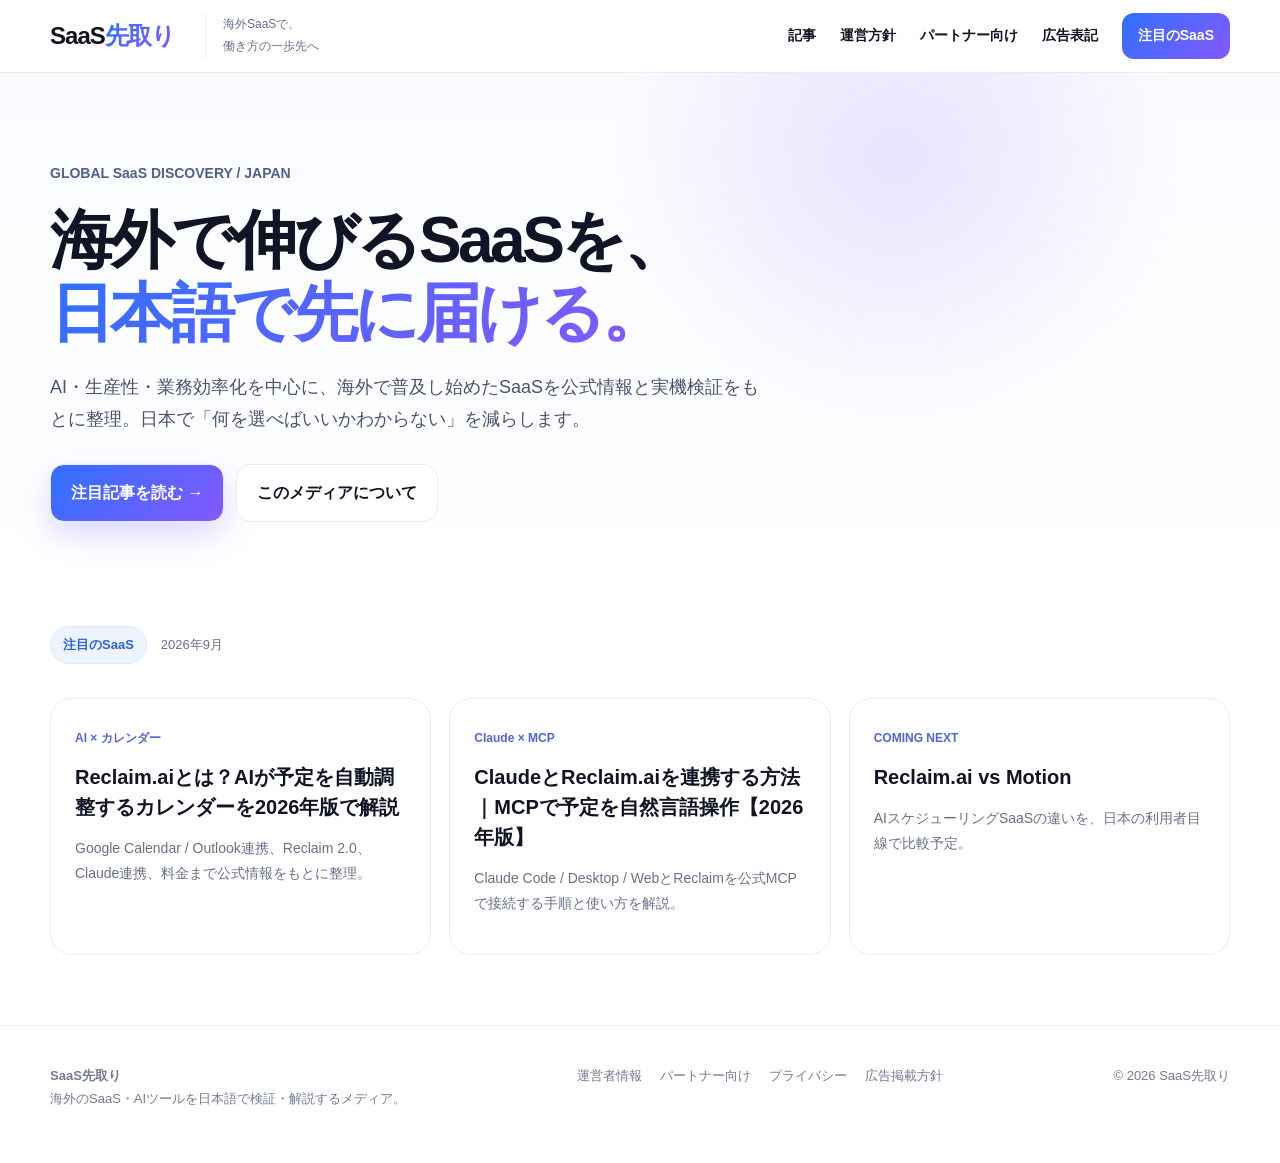
<file: index.html>
<!doctype html><html lang="ja"><head><meta charset="utf-8"><meta name="viewport" content="width=device-width,initial-scale=1"><title>SaaS先取り｜海外SaaSを日本語でわかりやすく</title><meta name="description" content="海外で伸びているSaaS・AIツールを、日本語でわかりやすく検証・紹介するメディア。"><link rel="stylesheet" href="assets/style.css"><link rel="icon" href="assets/favicon.svg" type="image/svg+xml"><link rel="canonical" href="https://rkymgs310-cmyk.github.io/saas-sakidori"><meta property="og:type" content="website"><meta property="og:title" content="SaaS先取り｜海外SaaSを日本語でわかりやすく"><meta property="og:url" content="https://rkymgs310-cmyk.github.io/saas-sakidori"><meta name="twitter:card" content="summary"></head><body><header><div class="container nav"><a class="logo" href="index.html">SaaS<span>先取り</span></a><div class="tagline">海外SaaSで、<br>働き方の一歩先へ</div><nav class="links"><a href="index.html">記事</a><a href="about/">運営方針</a><a href="partners/">パートナー向け</a><a href="disclosure/">広告表記</a><a class="header-cta" href="reclaim-ai/">注目のSaaS</a></nav></div></header><main><section class="home-hero"><div class="container"><div class="kicker">GLOBAL SaaS DISCOVERY / JAPAN</div><h1>海外で伸びるSaaSを、<br><span style="background:linear-gradient(135deg,#2f70ff,#8558ff);-webkit-background-clip:text;color:transparent">日本語で先に届ける。</span></h1><p class="lead">AI・生産性・業務効率化を中心に、海外で普及し始めたSaaSを公式情報と実機検証をもとに整理。日本で「何を選べばいいかわからない」を減らします。</p><div class="actions"><a class="btn primary" href="./reclaim-ai/">注目記事を読む →</a><a class="btn" href="./about/">このメディアについて</a></div></div></section><section class="container"><div class="eyebrow"><span class="pill">注目のSaaS</span><span>2026年9月</span></div><div class="cards"><a class="article-card" href="./reclaim-ai/"><span class="label">AI × カレンダー</span><strong>Reclaim.aiとは？AIが予定を自動調整するカレンダーを2026年版で解説</strong><p>Google Calendar / Outlook連携、Reclaim 2.0、Claude連携、料金まで公式情報をもとに整理。</p></a><a class="article-card" href="./claude-reclaim/"><span class="label">Claude × MCP</span><strong>ClaudeとReclaim.aiを連携する方法｜MCPで予定を自然言語操作【2026年版】</strong><p>Claude Code / Desktop / WebとReclaimを公式MCPで接続する手順と使い方を解説。</p></a><div class="article-card"><span class="label">COMING NEXT</span><strong>Reclaim.ai vs Motion</strong><p>AIスケジューリングSaaSの違いを、日本の利用者目線で比較予定。</p></div></div></section></main><footer><div class="container footer-grid"><div><b>SaaS先取り</b><br>海外のSaaS・AIツールを日本語で検証・解説するメディア。</div><div class="footer-links"><a href="about/">運営者情報</a><a href="partners/">パートナー向け</a><a href="privacy/">プライバシー</a><a href="disclosure/">広告掲載方針</a></div><div>© 2026 SaaS先取り</div></div></footer></body></html>
</file>
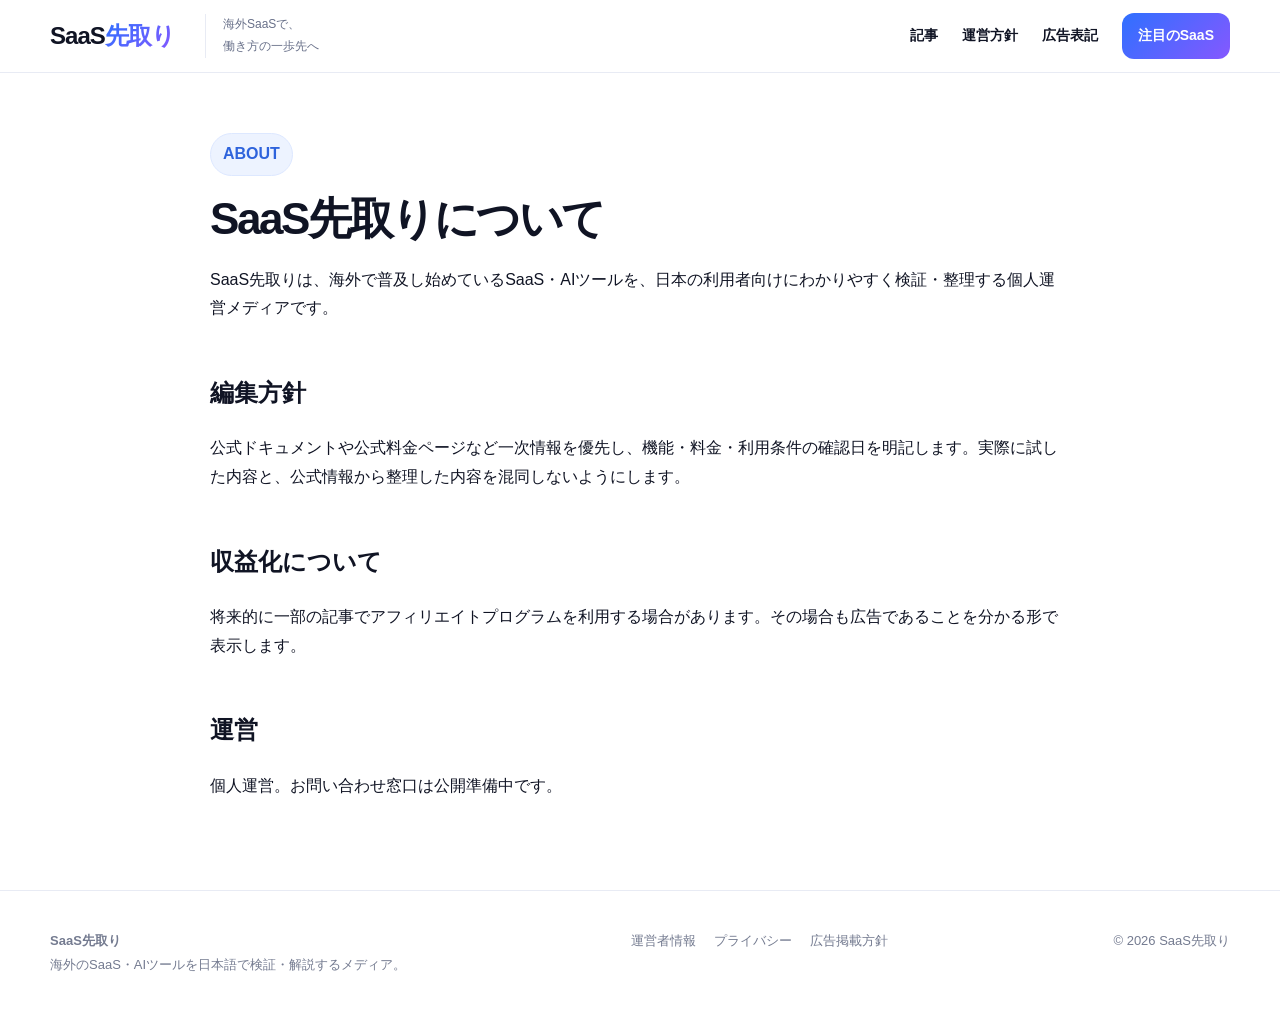
<file: about/index.html>
<!doctype html><html lang="ja"><head><meta charset="utf-8"><meta name="viewport" content="width=device-width,initial-scale=1"><title>運営者情報｜SaaS先取り</title><meta name="description" content="SaaS先取りの運営・編集方針。"><link rel="stylesheet" href="../assets/style.css"><link rel="icon" href="../assets/favicon.svg" type="image/svg+xml"><link rel="canonical" href="https://rkymgs310-cmyk.github.io/saas-sakidori/about/"><meta property="og:type" content="website"><meta property="og:title" content="運営者情報｜SaaS先取り"><meta property="og:url" content="https://rkymgs310-cmyk.github.io/saas-sakidori/about/"><meta name="twitter:card" content="summary"></head><body><header><div class="container nav"><a class="logo" href="../index.html">SaaS<span>先取り</span></a><div class="tagline">海外SaaSで、<br>働き方の一歩先へ</div><nav class="links"><a href="../index.html">記事</a><a href="../about/">運営方針</a><a href="../disclosure/">広告表記</a><a class="header-cta" href="../reclaim-ai/">注目のSaaS</a></nav></div></header><main class="page"><span class="pill">ABOUT</span><h1>SaaS先取りについて</h1><p>SaaS先取りは、海外で普及し始めているSaaS・AIツールを、日本の利用者向けにわかりやすく検証・整理する個人運営メディアです。</p><h2>編集方針</h2><p>公式ドキュメントや公式料金ページなど一次情報を優先し、機能・料金・利用条件の確認日を明記します。実際に試した内容と、公式情報から整理した内容を混同しないようにします。</p><h2>収益化について</h2><p>将来的に一部の記事でアフィリエイトプログラムを利用する場合があります。その場合も広告であることを分かる形で表示します。</p><h2>運営</h2><p>個人運営。お問い合わせ窓口は公開準備中です。</p></main><footer><div class="container footer-grid"><div><b>SaaS先取り</b><br>海外のSaaS・AIツールを日本語で検証・解説するメディア。</div><div class="footer-links"><a href="../about/">運営者情報</a><a href="../privacy/">プライバシー</a><a href="../disclosure/">広告掲載方針</a></div><div>© 2026 SaaS先取り</div></div></footer></body></html>
</file>
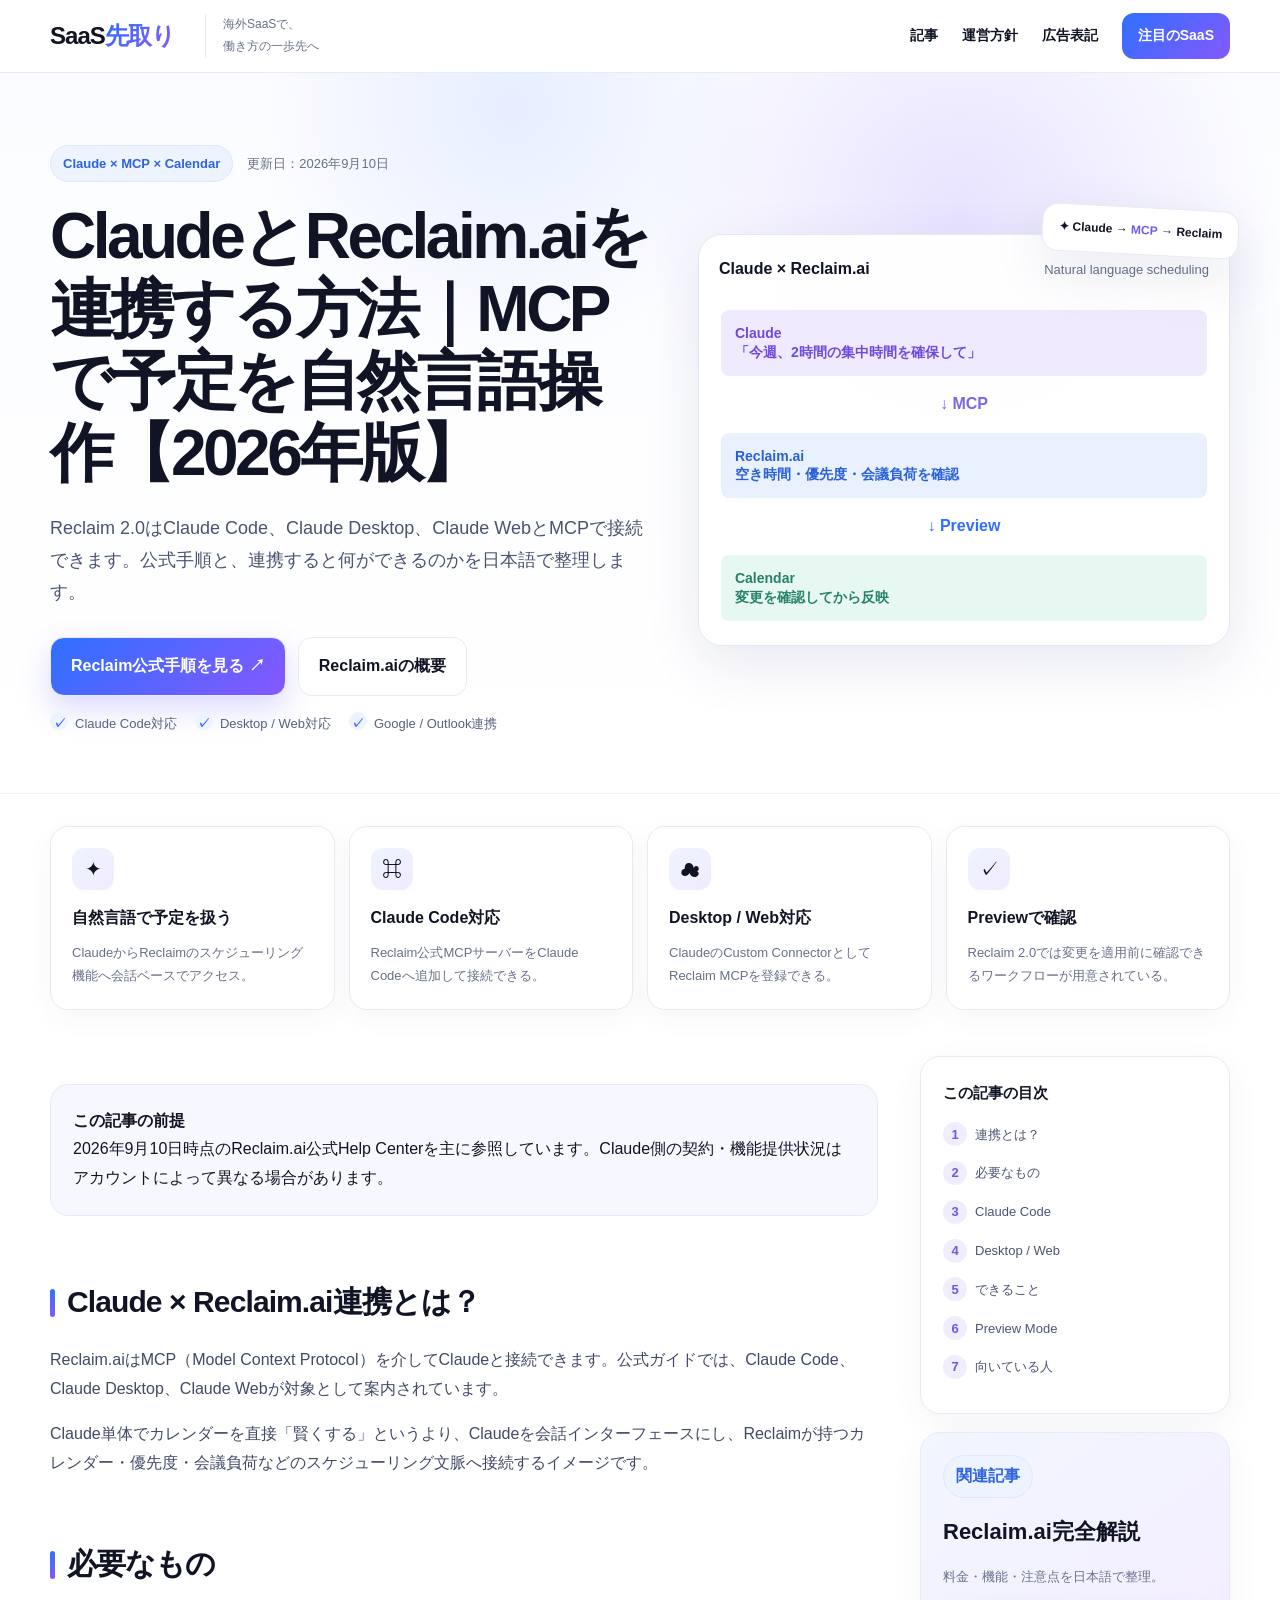
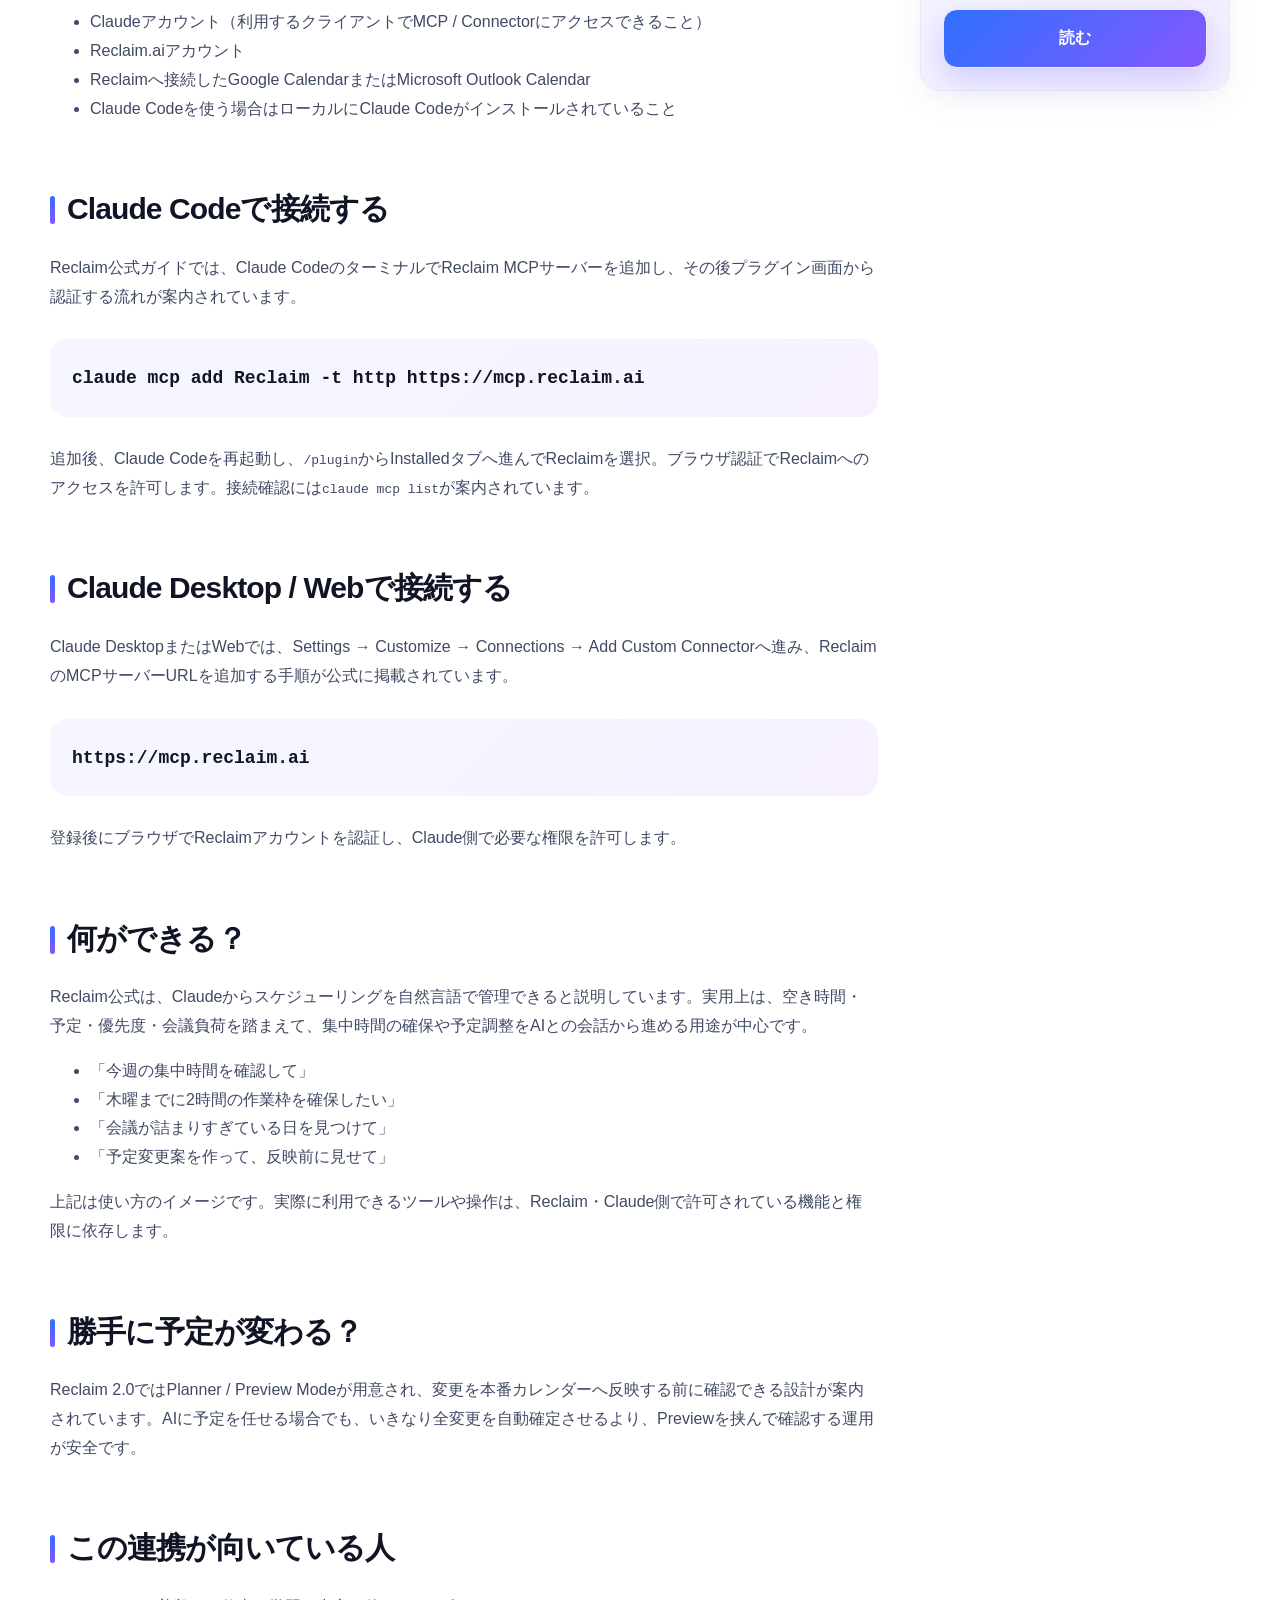
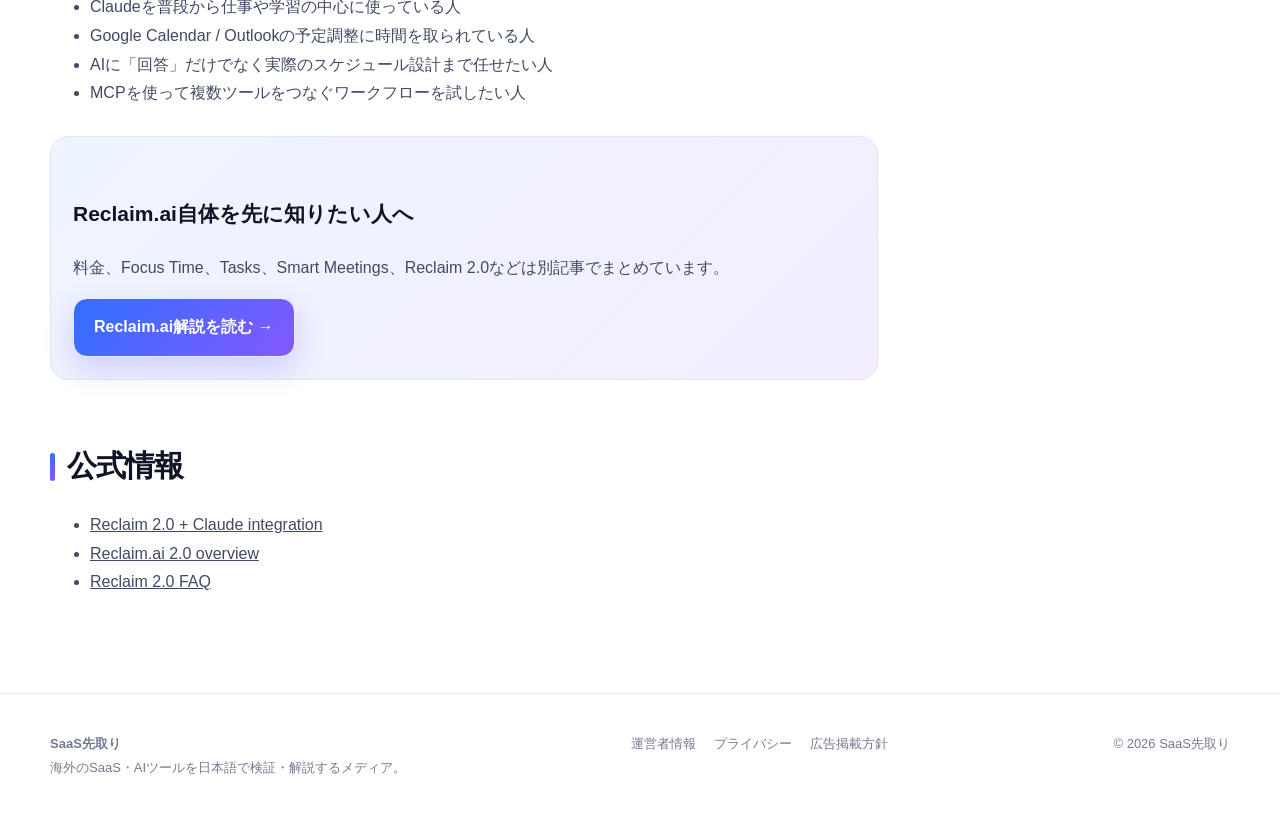
<file: claude-reclaim/index.html>
<!doctype html><html lang="ja"><head><meta charset="utf-8"><meta name="viewport" content="width=device-width,initial-scale=1"><title>ClaudeとReclaim.aiを連携する方法｜MCPで予定を自然言語操作【2026年版】｜SaaS先取り</title><meta name="description" content="Claude Code・Claude Desktop・Claude WebとReclaim.aiをMCPで連携する方法を、Reclaim公式情報をもとに2026年版で解説。"><link rel="stylesheet" href="../assets/style.css"><link rel="icon" href="../assets/favicon.svg" type="image/svg+xml"><link rel="canonical" href="https://rkymgs310-cmyk.github.io/saas-sakidori/claude-reclaim/"><meta property="og:type" content="article"><meta property="og:title" content="ClaudeとReclaim.aiを連携する方法｜MCPで予定を自然言語操作【2026年版】"><meta property="og:url" content="https://rkymgs310-cmyk.github.io/saas-sakidori/claude-reclaim/"><meta name="twitter:card" content="summary"></head><body><header><div class="container nav"><a class="logo" href="../index.html">SaaS<span>先取り</span></a><div class="tagline">海外SaaSで、<br>働き方の一歩先へ</div><nav class="links"><a href="../index.html">記事</a><a href="../about/">運営方針</a><a href="../disclosure/">広告表記</a><a class="header-cta" href="../reclaim-ai/">注目のSaaS</a></nav></div></header><main><section class="hero-shell"><div class="container hero"><div><div class="eyebrow"><span class="pill">Claude × MCP × Calendar</span><span>更新日：2026年9月10日</span></div><h1>ClaudeとReclaim.aiを連携する方法｜MCPで予定を自然言語操作【2026年版】</h1><p class="lead">Reclaim 2.0はClaude Code、Claude Desktop、Claude WebとMCPで接続できます。公式手順と、連携すると何ができるのかを日本語で整理します。</p><div class="actions"><a class="btn primary" href="https://help.reclaim.ai/en/articles/15265289-reclaim-2-0-claude-integration" target="_blank" rel="noopener">Reclaim公式手順を見る ↗</a><a class="btn" href="../reclaim-ai/">Reclaim.aiの概要</a></div><div class="checks"><span>Claude Code対応</span><span>Desktop / Web対応</span><span>Google / Outlook連携</span></div></div><div class="calendar-card"><div class="ai-bubble">✦ Claude → <b>MCP</b> → Reclaim</div><div class="calendar-head"><div class="product">Claude × Reclaim.ai</div><div class="month">Natural language scheduling</div></div><div style="display:grid;gap:14px;padding:10px 2px 4px"><div class="event purple" style="font-size:14px;padding:14px!important">Claude<br>「今週、2時間の集中時間を確保して」</div><div style="text-align:center;font-weight:900;color:#7a67e8">↓ MCP</div><div class="event blue" style="font-size:14px;padding:14px!important">Reclaim.ai<br>空き時間・優先度・会議負荷を確認</div><div style="text-align:center;font-weight:900;color:#2f70ff">↓ Preview</div><div class="event green" style="font-size:14px;padding:14px!important">Calendar<br>変更を確認してから反映</div></div></div></div></section><section class="container feature-wrap"><div class="features"><div class="feature"><div class="icon">✦</div><h3>自然言語で予定を扱う</h3><p>ClaudeからReclaimのスケジューリング機能へ会話ベースでアクセス。</p></div><div class="feature"><div class="icon">⌘</div><h3>Claude Code対応</h3><p>Reclaim公式MCPサーバーをClaude Codeへ追加して接続できる。</p></div><div class="feature"><div class="icon">☁</div><h3>Desktop / Web対応</h3><p>ClaudeのCustom ConnectorとしてReclaim MCPを登録できる。</p></div><div class="feature"><div class="icon">✓</div><h3>Previewで確認</h3><p>Reclaim 2.0では変更を適用前に確認できるワークフローが用意されている。</p></div></div></section><div class="container content-grid"><article><div class="note"><b>この記事の前提</b><br>2026年9月10日時点のReclaim.ai公式Help Centerを主に参照しています。Claude側の契約・機能提供状況はアカウントによって異なる場合があります。</div><h2 id="what">Claude × Reclaim.ai連携とは？</h2><p>Reclaim.aiはMCP（Model Context Protocol）を介してClaudeと接続できます。公式ガイドでは、Claude Code、Claude Desktop、Claude Webが対象として案内されています。</p><p>Claude単体でカレンダーを直接「賢くする」というより、Claudeを会話インターフェースにし、Reclaimが持つカレンダー・優先度・会議負荷などのスケジューリング文脈へ接続するイメージです。</p><h2 id="requirements">必要なもの</h2><ul><li>Claudeアカウント（利用するクライアントでMCP / Connectorにアクセスできること）</li><li>Reclaim.aiアカウント</li><li>Reclaimへ接続したGoogle CalendarまたはMicrosoft Outlook Calendar</li><li>Claude Codeを使う場合はローカルにClaude Codeがインストールされていること</li></ul><h2 id="code">Claude Codeで接続する</h2><p>Reclaim公式ガイドでは、Claude CodeのターミナルでReclaim MCPサーバーを追加し、その後プラグイン画面から認証する流れが案内されています。</p><div class="quote"><code>claude mcp add Reclaim -t http https://mcp.reclaim.ai</code></div><p>追加後、Claude Codeを再起動し、<code>/plugin</code>からInstalledタブへ進んでReclaimを選択。ブラウザ認証でReclaimへのアクセスを許可します。接続確認には<code>claude mcp list</code>が案内されています。</p><h2 id="desktop">Claude Desktop / Webで接続する</h2><p>Claude DesktopまたはWebでは、Settings → Customize → Connections → Add Custom Connectorへ進み、ReclaimのMCPサーバーURLを追加する手順が公式に掲載されています。</p><div class="quote"><code>https://mcp.reclaim.ai</code></div><p>登録後にブラウザでReclaimアカウントを認証し、Claude側で必要な権限を許可します。</p><h2 id="usecases">何ができる？</h2><p>Reclaim公式は、Claudeからスケジューリングを自然言語で管理できると説明しています。実用上は、空き時間・予定・優先度・会議負荷を踏まえて、集中時間の確保や予定調整をAIとの会話から進める用途が中心です。</p><ul><li>「今週の集中時間を確認して」</li><li>「木曜までに2時間の作業枠を確保したい」</li><li>「会議が詰まりすぎている日を見つけて」</li><li>「予定変更案を作って、反映前に見せて」</li></ul><p>上記は使い方のイメージです。実際に利用できるツールや操作は、Reclaim・Claude側で許可されている機能と権限に依存します。</p><h2 id="safety">勝手に予定が変わる？</h2><p>Reclaim 2.0ではPlanner / Preview Modeが用意され、変更を本番カレンダーへ反映する前に確認できる設計が案内されています。AIに予定を任せる場合でも、いきなり全変更を自動確定させるより、Previewを挟んで確認する運用が安全です。</p><h2 id="fit">この連携が向いている人</h2><ul><li>Claudeを普段から仕事や学習の中心に使っている人</li><li>Google Calendar / Outlookの予定調整に時間を取られている人</li><li>AIに「回答」だけでなく実際のスケジュール設計まで任せたい人</li><li>MCPを使って複数ツールをつなぐワークフローを試したい人</li></ul><div class="cta-card"><h3>Reclaim.ai自体を先に知りたい人へ</h3><p>料金、Focus Time、Tasks、Smart Meetings、Reclaim 2.0などは別記事でまとめています。</p><a class="btn primary" href="../reclaim-ai/">Reclaim.ai解説を読む →</a></div><h2 id="sources">公式情報</h2><ul><li><a href="https://help.reclaim.ai/en/articles/15265289-reclaim-2-0-claude-integration" target="_blank" rel="noopener">Reclaim 2.0 + Claude integration</a></li><li><a href="https://help.reclaim.ai/en/articles/14846468-reclaim-ai-2-0-overview" target="_blank" rel="noopener">Reclaim.ai 2.0 overview</a></li><li><a href="https://help.reclaim.ai/en/articles/15280604-reclaim-2-0-faq" target="_blank" rel="noopener">Reclaim 2.0 FAQ</a></li></ul></article><aside><div class="sticky"><div class="side-card"><h3>この記事の目次</h3><ol class="toc"><li><a href="#what">連携とは？</a></li><li><a href="#requirements">必要なもの</a></li><li><a href="#code">Claude Code</a></li><li><a href="#desktop">Desktop / Web</a></li><li><a href="#usecases">できること</a></li><li><a href="#safety">Preview Mode</a></li><li><a href="#fit">向いている人</a></li></ol></div><div class="side-card mini-cta"><span class="pill">関連記事</span><h3 style="font-size:22px;margin:14px 0 6px">Reclaim.ai完全解説</h3><p style="font-size:13px;color:#69728d">料金・機能・注意点を日本語で整理。</p><a class="btn primary" href="../reclaim-ai/">読む</a></div></div></aside></div></main><footer><div class="container footer-grid"><div><b>SaaS先取り</b><br>海外のSaaS・AIツールを日本語で検証・解説するメディア。</div><div class="footer-links"><a href="../about/">運営者情報</a><a href="../privacy/">プライバシー</a><a href="../disclosure/">広告掲載方針</a></div><div>© 2026 SaaS先取り</div></div></footer></body></html>
</file>
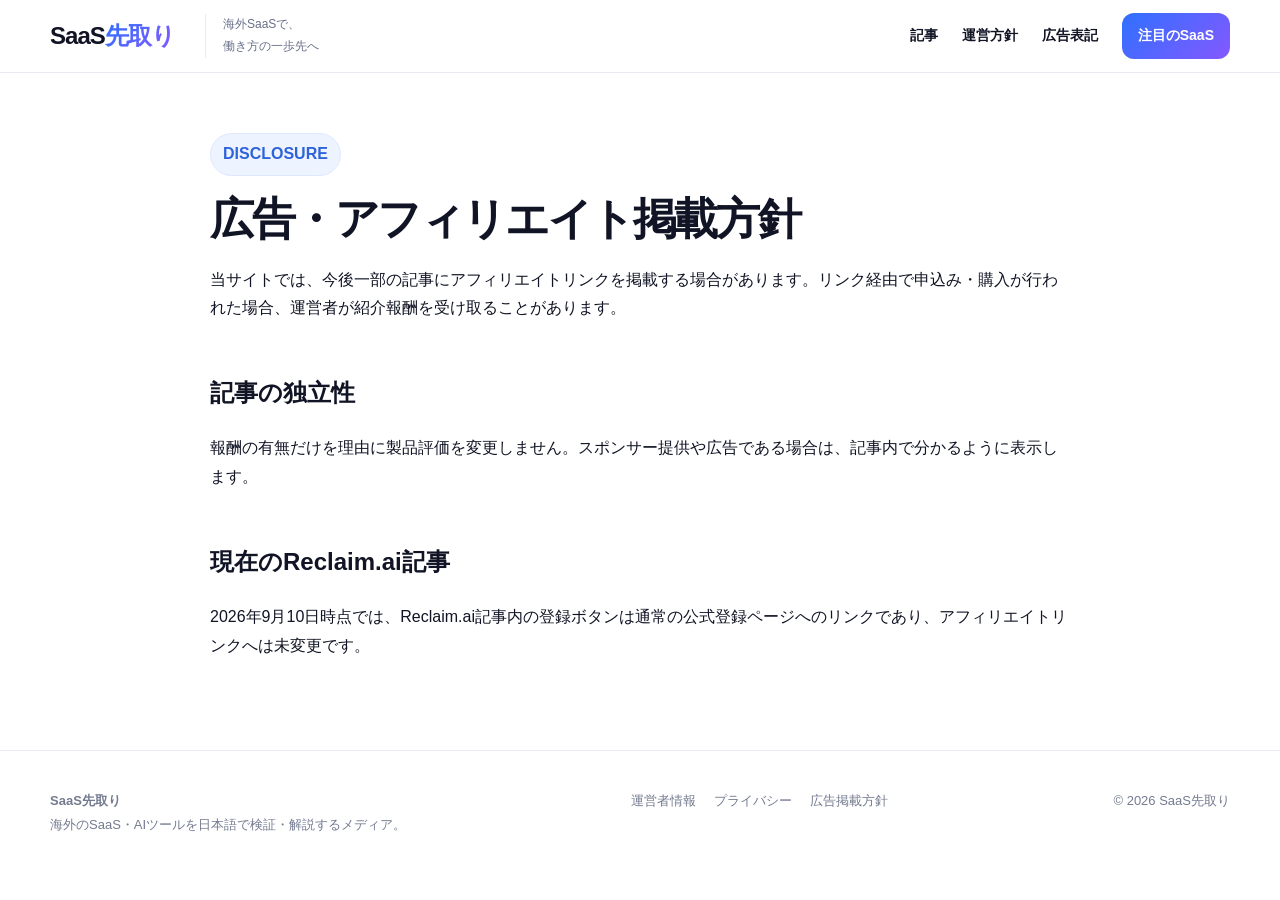
<file: disclosure/index.html>
<!doctype html><html lang="ja"><head><meta charset="utf-8"><meta name="viewport" content="width=device-width,initial-scale=1"><title>広告・アフィリエイト掲載方針｜SaaS先取り</title><meta name="description" content="SaaS先取りの広告・アフィリエイト掲載方針。"><link rel="stylesheet" href="../assets/style.css"><link rel="icon" href="../assets/favicon.svg" type="image/svg+xml"><link rel="canonical" href="https://rkymgs310-cmyk.github.io/saas-sakidori/disclosure/"><meta property="og:type" content="website"><meta property="og:title" content="広告・アフィリエイト掲載方針｜SaaS先取り"><meta property="og:url" content="https://rkymgs310-cmyk.github.io/saas-sakidori/disclosure/"><meta name="twitter:card" content="summary"></head><body><header><div class="container nav"><a class="logo" href="../index.html">SaaS<span>先取り</span></a><div class="tagline">海外SaaSで、<br>働き方の一歩先へ</div><nav class="links"><a href="../index.html">記事</a><a href="../about/">運営方針</a><a href="../disclosure/">広告表記</a><a class="header-cta" href="../reclaim-ai/">注目のSaaS</a></nav></div></header><main class="page"><span class="pill">DISCLOSURE</span><h1>広告・アフィリエイト掲載方針</h1><p>当サイトでは、今後一部の記事にアフィリエイトリンクを掲載する場合があります。リンク経由で申込み・購入が行われた場合、運営者が紹介報酬を受け取ることがあります。</p><h2>記事の独立性</h2><p>報酬の有無だけを理由に製品評価を変更しません。スポンサー提供や広告である場合は、記事内で分かるように表示します。</p><h2>現在のReclaim.ai記事</h2><p>2026年9月10日時点では、Reclaim.ai記事内の登録ボタンは通常の公式登録ページへのリンクであり、アフィリエイトリンクへは未変更です。</p></main><footer><div class="container footer-grid"><div><b>SaaS先取り</b><br>海外のSaaS・AIツールを日本語で検証・解説するメディア。</div><div class="footer-links"><a href="../about/">運営者情報</a><a href="../privacy/">プライバシー</a><a href="../disclosure/">広告掲載方針</a></div><div>© 2026 SaaS先取り</div></div></footer></body></html>
</file>
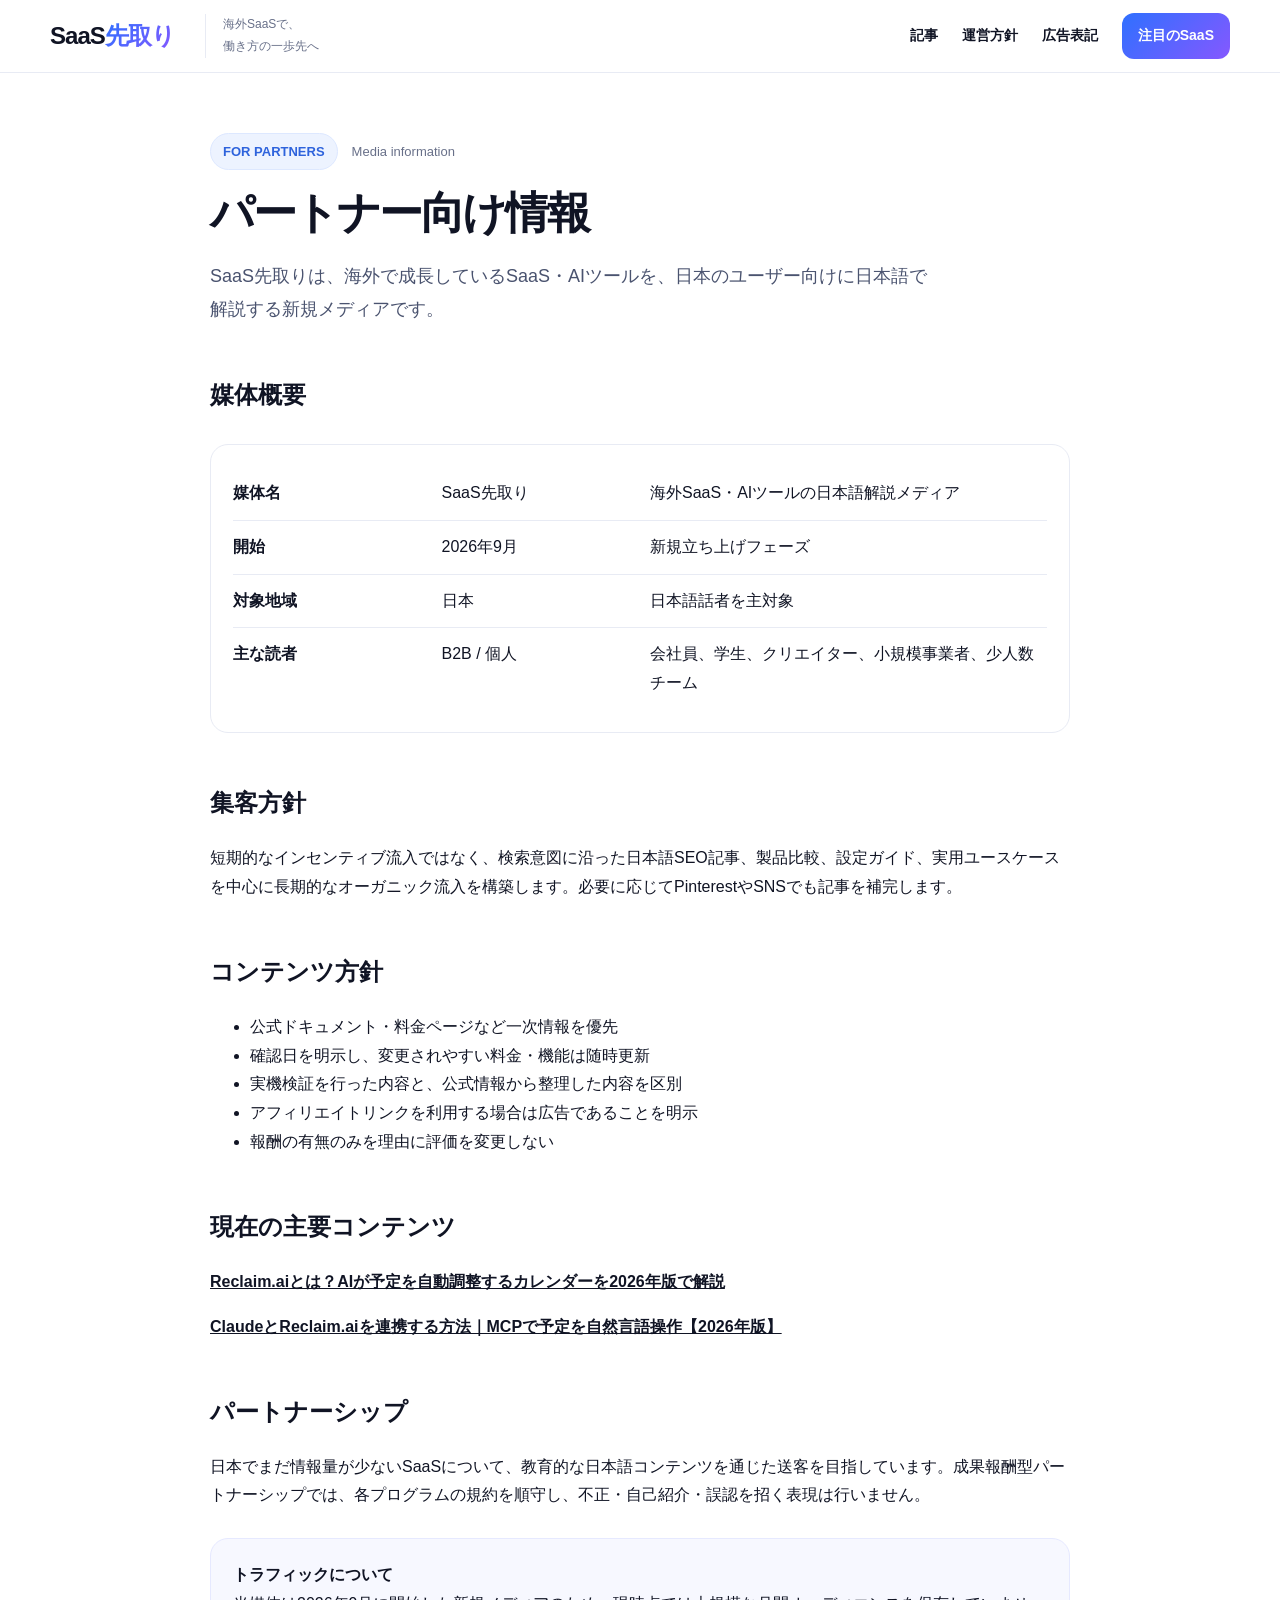
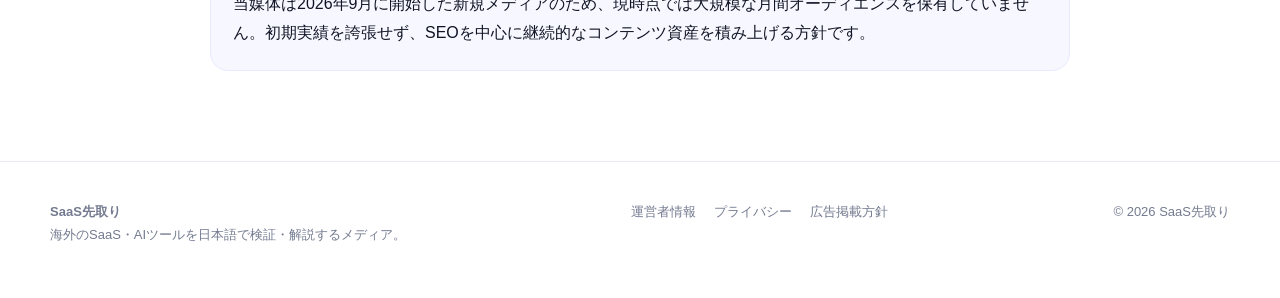
<file: partners/index.html>
<!doctype html><html lang="ja"><head><meta charset="utf-8"><meta name="viewport" content="width=device-width,initial-scale=1"><title>パートナー向け情報｜SaaS先取り</title><meta name="description" content="SaaS先取りのパートナー・アフィリエイトプログラム申請向け媒体情報。"><link rel="stylesheet" href="../assets/style.css"><link rel="icon" href="../assets/favicon.svg" type="image/svg+xml"><link rel="canonical" href="https://rkymgs310-cmyk.github.io/saas-sakidori/partners/"></head><body><header><div class="container nav"><a class="logo" href="../index.html">SaaS<span>先取り</span></a><div class="tagline">海外SaaSで、<br>働き方の一歩先へ</div><nav class="links"><a href="../index.html">記事</a><a href="../about/">運営方針</a><a href="../disclosure/">広告表記</a><a class="header-cta" href="../reclaim-ai/">注目のSaaS</a></nav></div></header><main class="page"><div class="eyebrow"><span class="pill">FOR PARTNERS</span><span>Media information</span></div><h1>パートナー向け情報</h1><p class="lead">SaaS先取りは、海外で成長しているSaaS・AIツールを、日本のユーザー向けに日本語で解説する新規メディアです。</p><h2>媒体概要</h2><div class="price-box"><div class="price-row"><b>媒体名</b><span>SaaS先取り</span><span>海外SaaS・AIツールの日本語解説メディア</span></div><div class="price-row"><b>開始</b><span>2026年9月</span><span>新規立ち上げフェーズ</span></div><div class="price-row"><b>対象地域</b><span>日本</span><span>日本語話者を主対象</span></div><div class="price-row"><b>主な読者</b><span>B2B / 個人</span><span>会社員、学生、クリエイター、小規模事業者、少人数チーム</span></div></div><h2>集客方針</h2><p>短期的なインセンティブ流入ではなく、検索意図に沿った日本語SEO記事、製品比較、設定ガイド、実用ユースケースを中心に長期的なオーガニック流入を構築します。必要に応じてPinterestやSNSでも記事を補完します。</p><h2>コンテンツ方針</h2><ul><li>公式ドキュメント・料金ページなど一次情報を優先</li><li>確認日を明示し、変更されやすい料金・機能は随時更新</li><li>実機検証を行った内容と、公式情報から整理した内容を区別</li><li>アフィリエイトリンクを利用する場合は広告であることを明示</li><li>報酬の有無のみを理由に評価を変更しない</li></ul><h2>現在の主要コンテンツ</h2><p><a href="../reclaim-ai/"><b>Reclaim.aiとは？AIが予定を自動調整するカレンダーを2026年版で解説</b></a></p><p><a href="../claude-reclaim/"><b>ClaudeとReclaim.aiを連携する方法｜MCPで予定を自然言語操作【2026年版】</b></a></p><h2>パートナーシップ</h2><p>日本でまだ情報量が少ないSaaSについて、教育的な日本語コンテンツを通じた送客を目指しています。成果報酬型パートナーシップでは、各プログラムの規約を順守し、不正・自己紹介・誤認を招く表現は行いません。</p><div class="note"><b>トラフィックについて</b><br>当媒体は2026年9月に開始した新規メディアのため、現時点では大規模な月間オーディエンスを保有していません。初期実績を誇張せず、SEOを中心に継続的なコンテンツ資産を積み上げる方針です。</div></main><footer><div class="container footer-grid"><div><b>SaaS先取り</b><br>海外のSaaS・AIツールを日本語で検証・解説するメディア。</div><div class="footer-links"><a href="../about/">運営者情報</a><a href="../privacy/">プライバシー</a><a href="../disclosure/">広告掲載方針</a></div><div>© 2026 SaaS先取り</div></div></footer></body></html>
</file>
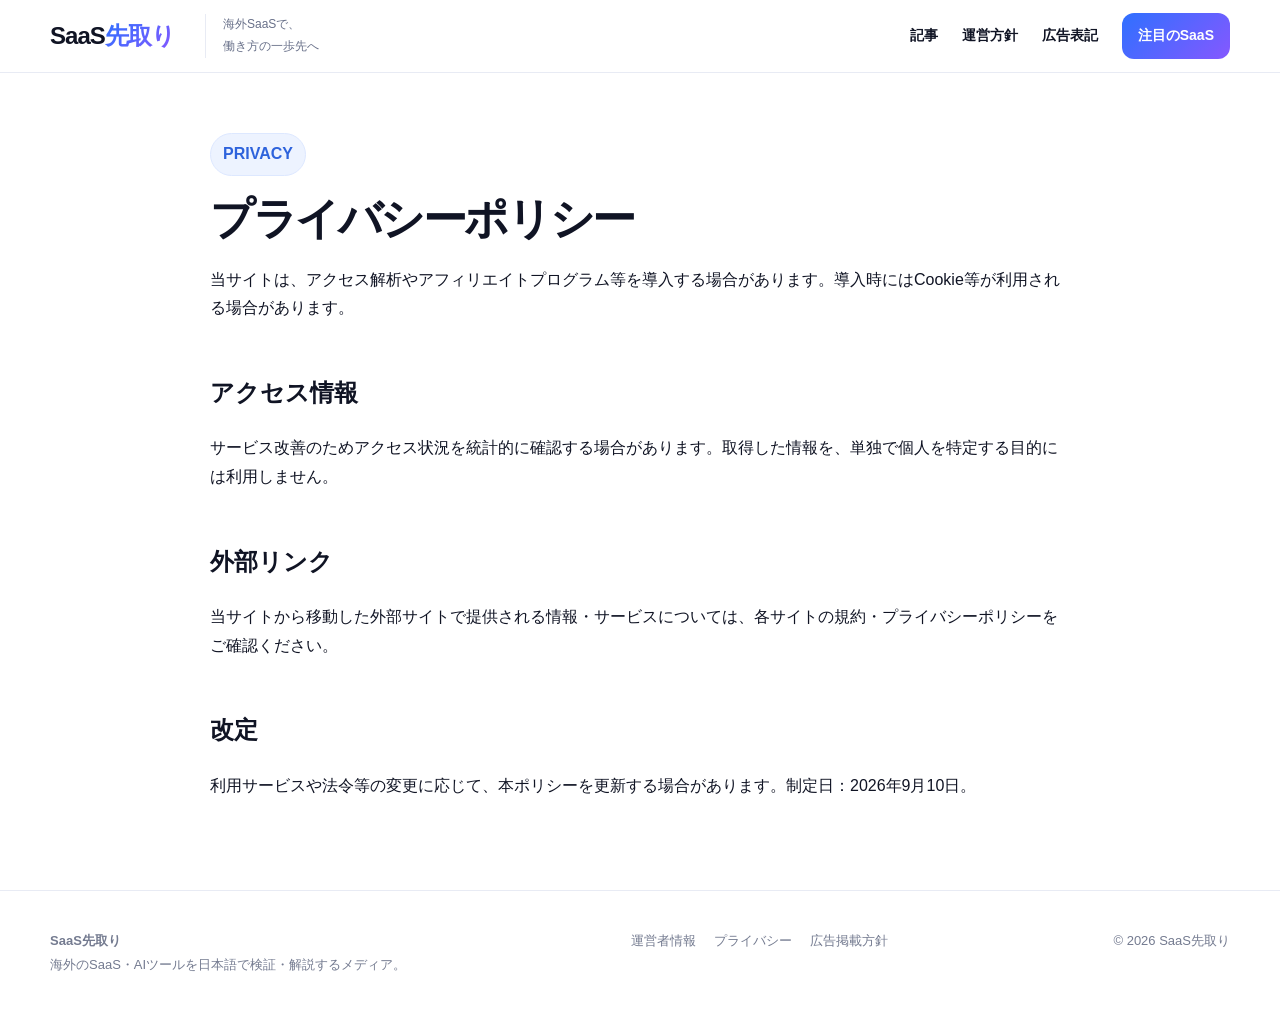
<file: privacy/index.html>
<!doctype html><html lang="ja"><head><meta charset="utf-8"><meta name="viewport" content="width=device-width,initial-scale=1"><title>プライバシーポリシー｜SaaS先取り</title><meta name="description" content="SaaS先取りのプライバシーポリシー。"><link rel="stylesheet" href="../assets/style.css"><link rel="icon" href="../assets/favicon.svg" type="image/svg+xml"><link rel="canonical" href="https://rkymgs310-cmyk.github.io/saas-sakidori/privacy/"><meta property="og:type" content="website"><meta property="og:title" content="プライバシーポリシー｜SaaS先取り"><meta property="og:url" content="https://rkymgs310-cmyk.github.io/saas-sakidori/privacy/"><meta name="twitter:card" content="summary"></head><body><header><div class="container nav"><a class="logo" href="../index.html">SaaS<span>先取り</span></a><div class="tagline">海外SaaSで、<br>働き方の一歩先へ</div><nav class="links"><a href="../index.html">記事</a><a href="../about/">運営方針</a><a href="../disclosure/">広告表記</a><a class="header-cta" href="../reclaim-ai/">注目のSaaS</a></nav></div></header><main class="page"><span class="pill">PRIVACY</span><h1>プライバシーポリシー</h1><p>当サイトは、アクセス解析やアフィリエイトプログラム等を導入する場合があります。導入時にはCookie等が利用される場合があります。</p><h2>アクセス情報</h2><p>サービス改善のためアクセス状況を統計的に確認する場合があります。取得した情報を、単独で個人を特定する目的には利用しません。</p><h2>外部リンク</h2><p>当サイトから移動した外部サイトで提供される情報・サービスについては、各サイトの規約・プライバシーポリシーをご確認ください。</p><h2>改定</h2><p>利用サービスや法令等の変更に応じて、本ポリシーを更新する場合があります。制定日：2026年9月10日。</p></main><footer><div class="container footer-grid"><div><b>SaaS先取り</b><br>海外のSaaS・AIツールを日本語で検証・解説するメディア。</div><div class="footer-links"><a href="../about/">運営者情報</a><a href="../privacy/">プライバシー</a><a href="../disclosure/">広告掲載方針</a></div><div>© 2026 SaaS先取り</div></div></footer></body></html>
</file>
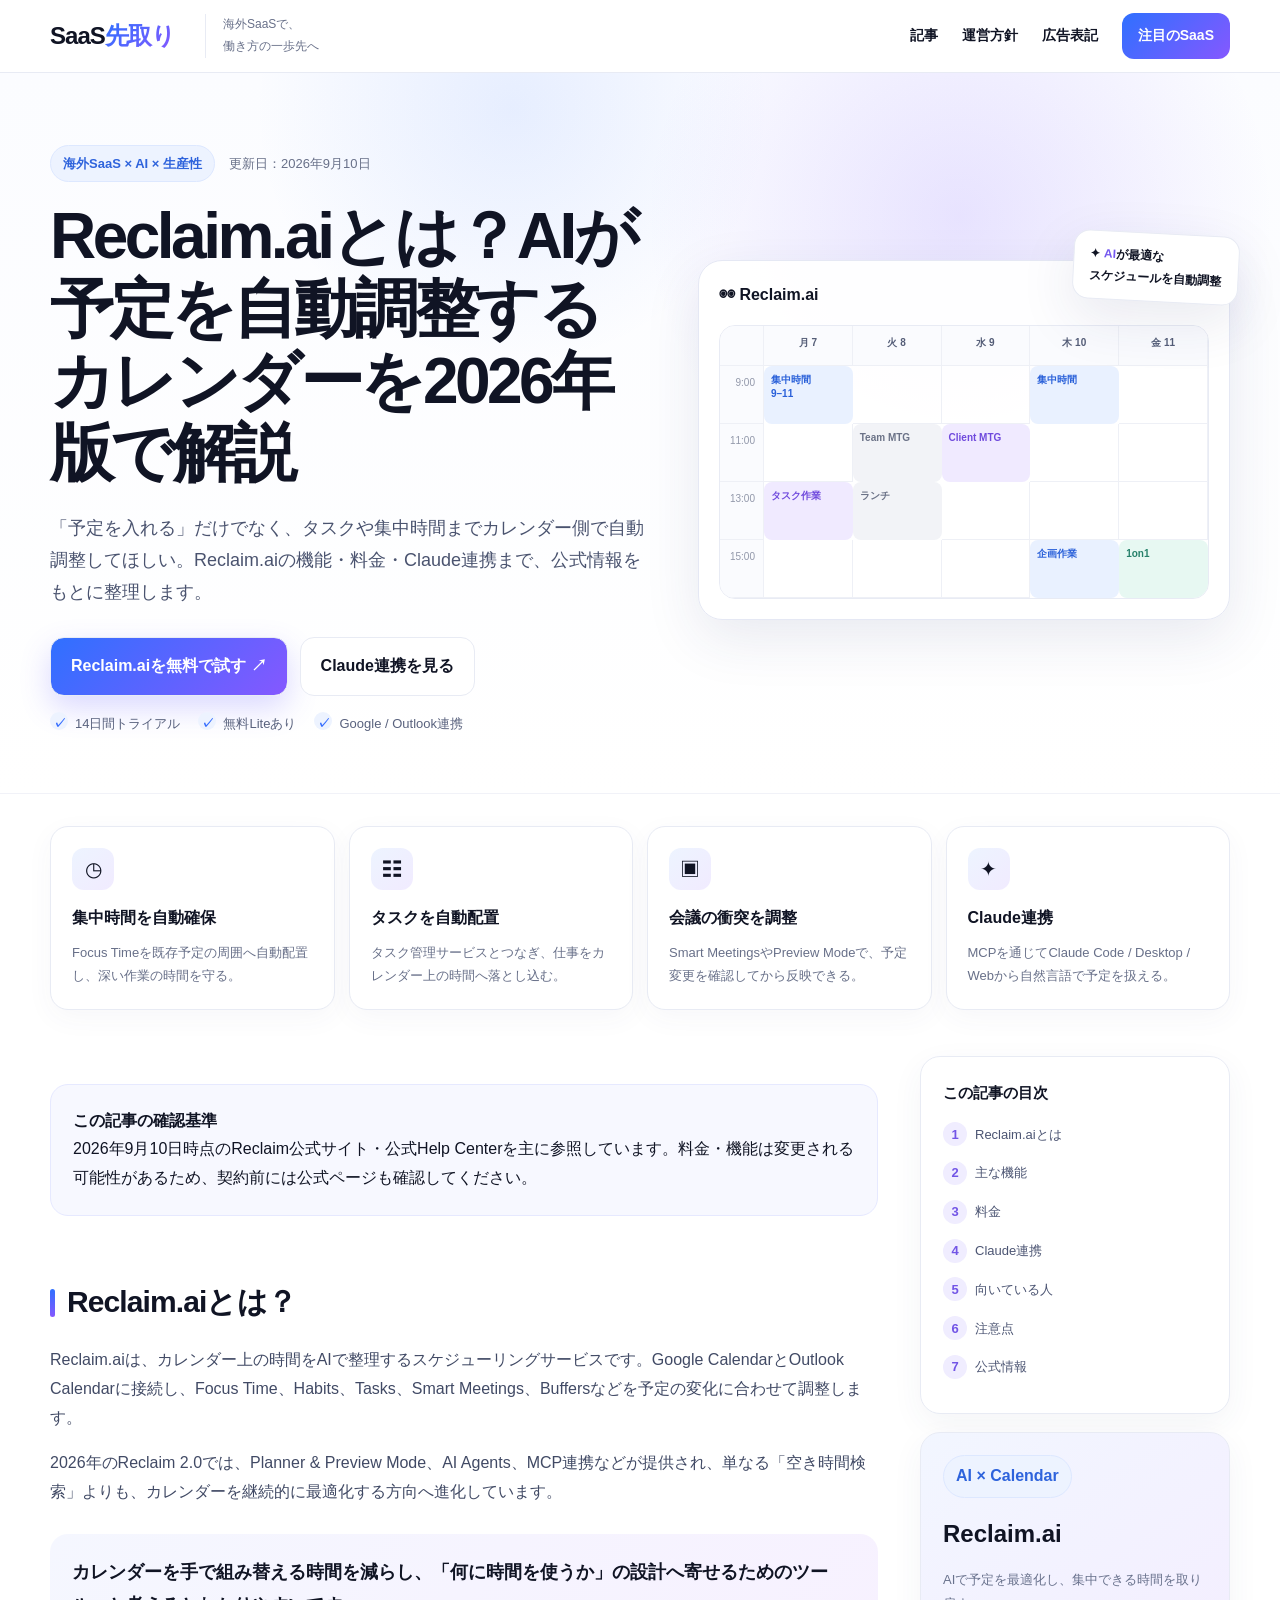
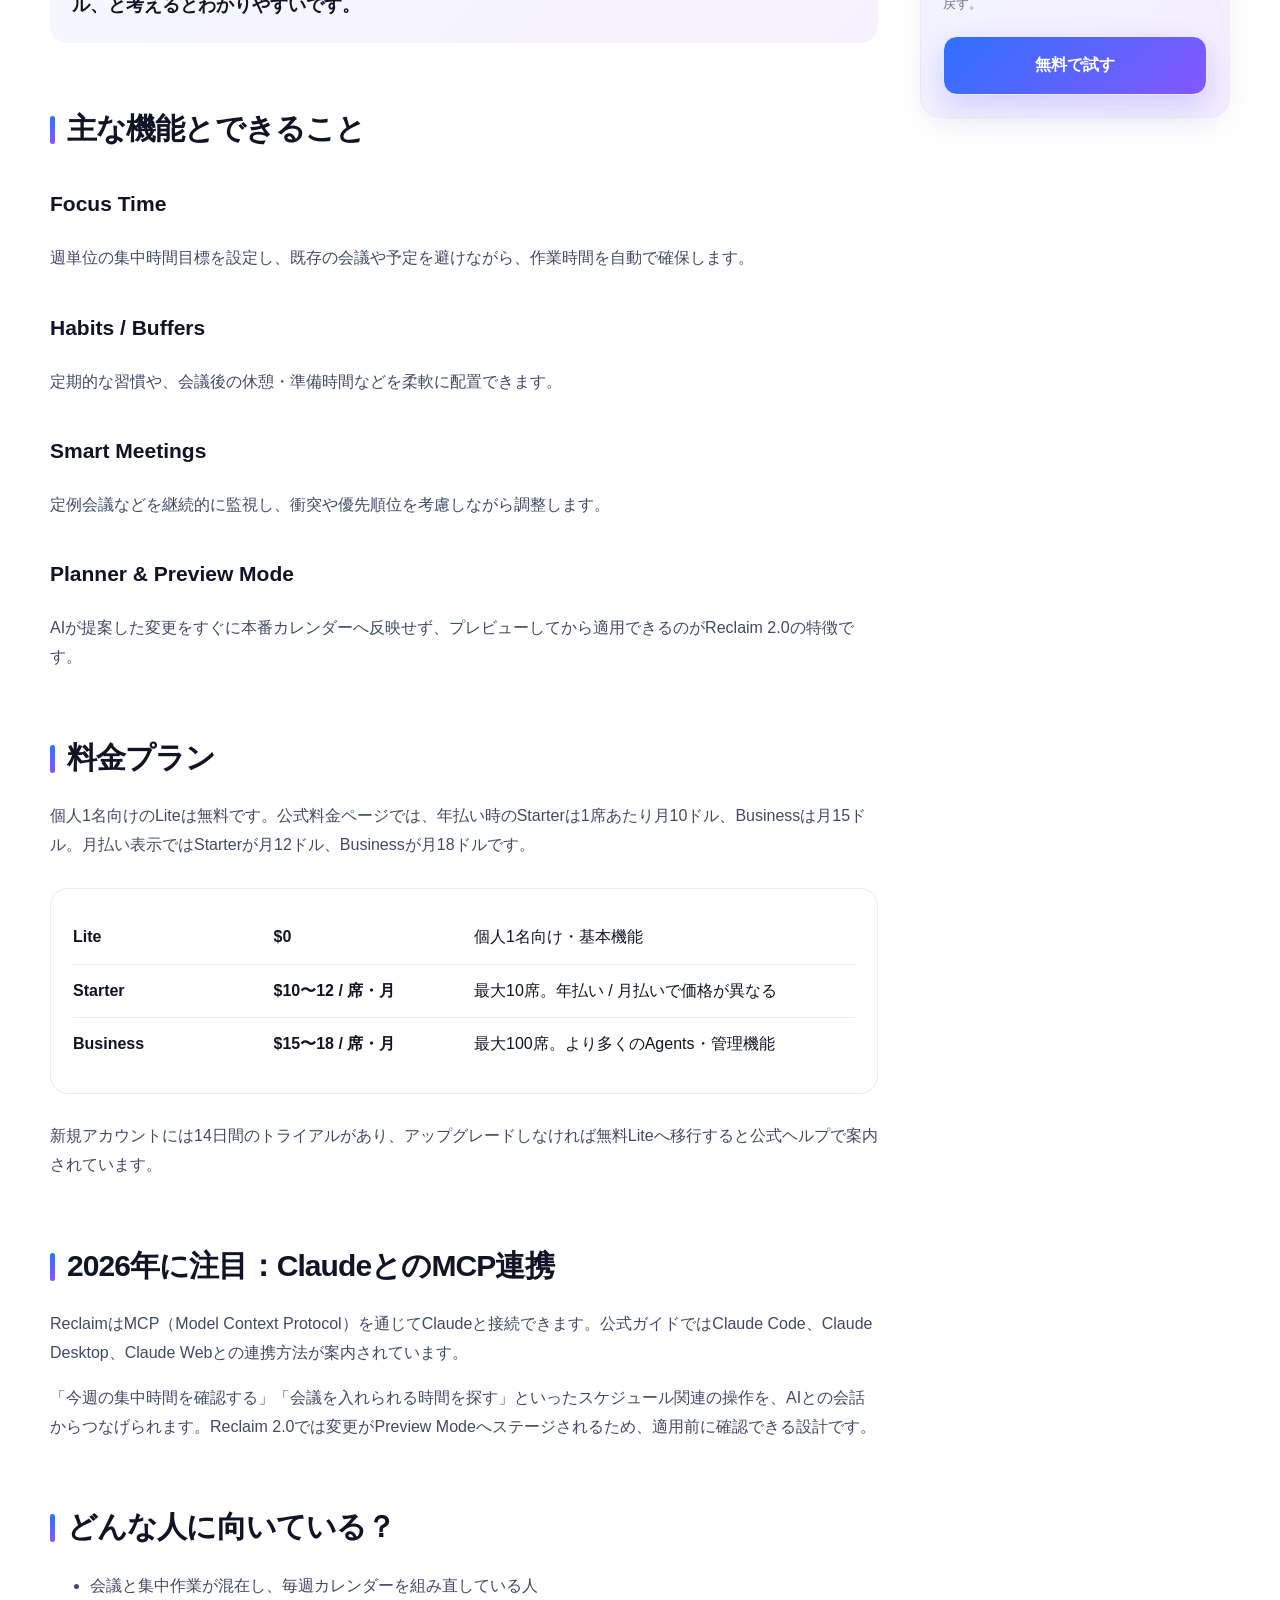
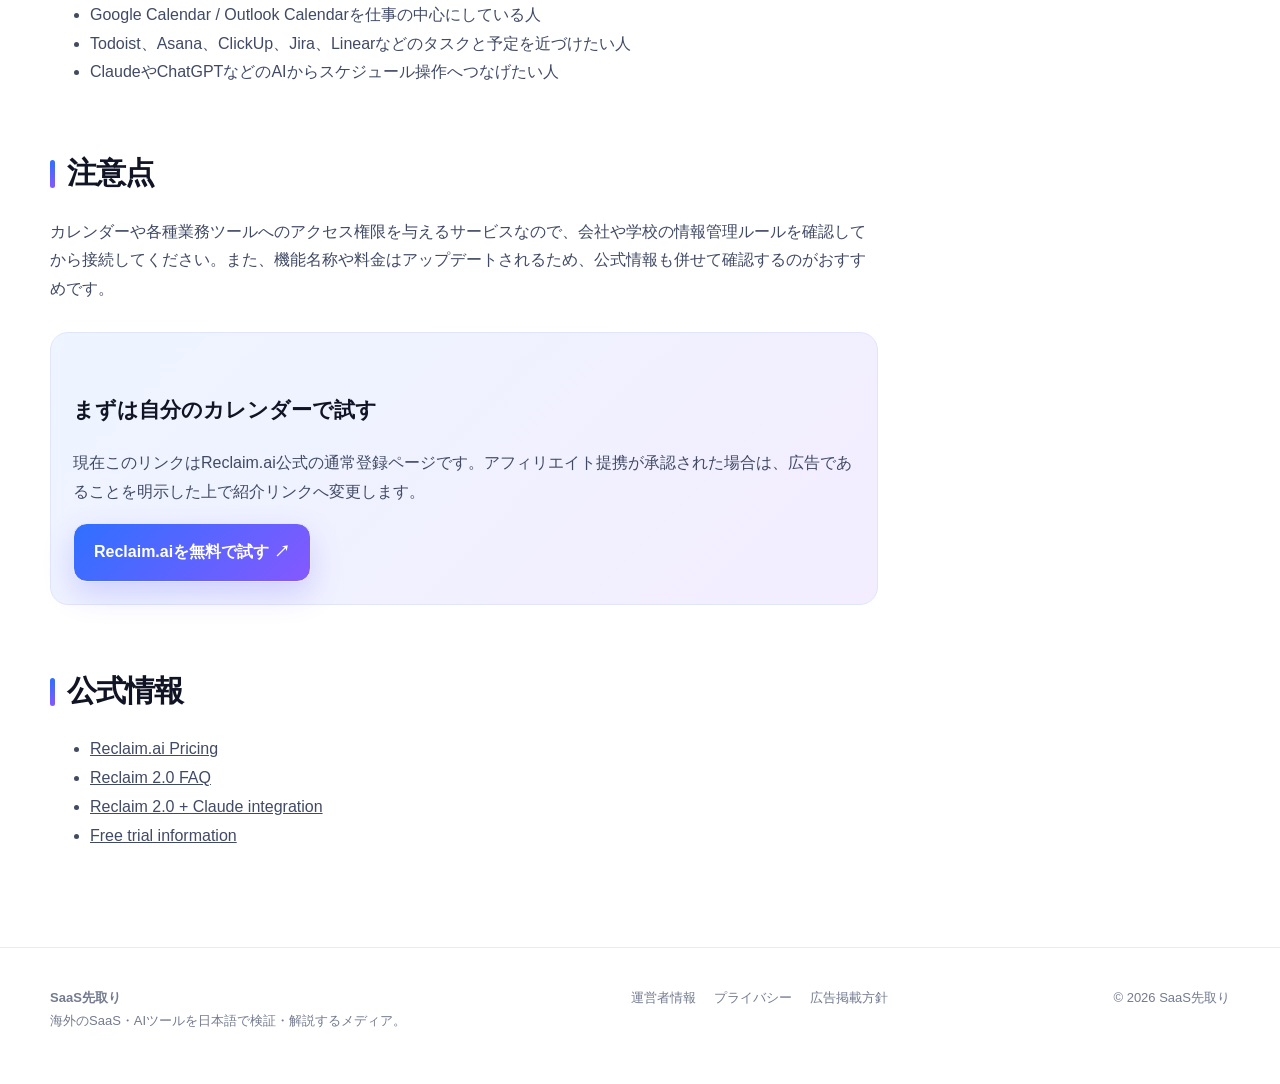
<file: reclaim-ai/index.html>
<!doctype html><html lang="ja"><head><meta charset="utf-8"><meta name="viewport" content="width=device-width,initial-scale=1"><title>Reclaim.aiとは？AIが予定を自動調整するカレンダーを2026年版で解説｜SaaS先取り</title><meta name="description" content="Reclaim.aiの機能、料金、Google Calendar・Outlook連携、Reclaim 2.0、Claude MCP連携を2026年9月時点の公式情報から解説。"><link rel="stylesheet" href="../assets/style.css"><link rel="icon" href="../assets/favicon.svg" type="image/svg+xml"><link rel="canonical" href="https://rkymgs310-cmyk.github.io/saas-sakidori/reclaim-ai/"><meta property="og:type" content="website"><meta property="og:title" content="Reclaim.aiとは？AIが予定を自動調整するカレンダーを2026年版で解説｜SaaS先取り"><meta property="og:url" content="https://rkymgs310-cmyk.github.io/saas-sakidori/reclaim-ai/"><meta name="twitter:card" content="summary"></head><body><header><div class="container nav"><a class="logo" href="../index.html">SaaS<span>先取り</span></a><div class="tagline">海外SaaSで、<br>働き方の一歩先へ</div><nav class="links"><a href="../index.html">記事</a><a href="../about/">運営方針</a><a href="../disclosure/">広告表記</a><a class="header-cta" href="../reclaim-ai/">注目のSaaS</a></nav></div></header><main><section class="hero-shell"><div class="container hero"><div><div class="eyebrow"><span class="pill">海外SaaS × AI × 生産性</span><span>更新日：2026年9月10日</span></div><h1>Reclaim.aiとは？AIが予定を自動調整するカレンダーを2026年版で解説</h1><p class="lead">「予定を入れる」だけでなく、タスクや集中時間までカレンダー側で自動調整してほしい。Reclaim.aiの機能・料金・Claude連携まで、公式情報をもとに整理します。</p><div class="actions"><a class="btn primary" href="https://app.reclaim.ai/signup" target="_blank" rel="noopener">Reclaim.aiを無料で試す ↗</a><a class="btn" href="#claude">Claude連携を見る</a></div><div class="checks"><span>14日間トライアル</span><span>無料Liteあり</span><span>Google / Outlook連携</span></div></div><div class="calendar-card"><div class="ai-bubble">✦ <b>AI</b>が最適な<br>スケジュールを自動調整</div><div class="calendar-head"><div class="product">◉◉ Reclaim.ai</div><div class="month">2026年 9月</div></div><div class="week"><div class="day"></div><div class="day">月 7</div><div class="day">火 8</div><div class="day">水 9</div><div class="day">木 10</div><div class="day">金 11</div><div class="time">9:00</div><div class="event blue">集中時間<br>9–11</div><div></div><div></div><div class="event blue">集中時間</div><div></div><div class="time">11:00</div><div></div><div class="event gray">Team MTG</div><div class="event purple">Client MTG</div><div></div><div></div><div class="time">13:00</div><div class="event purple">タスク作業</div><div class="event gray">ランチ</div><div></div><div></div><div></div><div class="time">15:00</div><div></div><div></div><div></div><div class="event blue">企画作業</div><div class="event green">1on1</div></div></div></div></section><section class="container feature-wrap"><div class="features"><div class="feature"><div class="icon">◷</div><h3>集中時間を自動確保</h3><p>Focus Timeを既存予定の周囲へ自動配置し、深い作業の時間を守る。</p></div><div class="feature"><div class="icon">☷</div><h3>タスクを自動配置</h3><p>タスク管理サービスとつなぎ、仕事をカレンダー上の時間へ落とし込む。</p></div><div class="feature"><div class="icon">▣</div><h3>会議の衝突を調整</h3><p>Smart MeetingsやPreview Modeで、予定変更を確認してから反映できる。</p></div><div class="feature"><div class="icon">✦</div><h3>Claude連携</h3><p>MCPを通じてClaude Code / Desktop / Webから自然言語で予定を扱える。</p></div></div></section><div class="container content-grid"><article><div class="note"><b>この記事の確認基準</b><br>2026年9月10日時点のReclaim公式サイト・公式Help Centerを主に参照しています。料金・機能は変更される可能性があるため、契約前には公式ページも確認してください。</div><h2 id="what">Reclaim.aiとは？</h2><p>Reclaim.aiは、カレンダー上の時間をAIで整理するスケジューリングサービスです。Google CalendarとOutlook Calendarに接続し、Focus Time、Habits、Tasks、Smart Meetings、Buffersなどを予定の変化に合わせて調整します。</p><p>2026年のReclaim 2.0では、Planner & Preview Mode、AI Agents、MCP連携などが提供され、単なる「空き時間検索」よりも、カレンダーを継続的に最適化する方向へ進化しています。</p><div class="quote">カレンダーを手で組み替える時間を減らし、「何に時間を使うか」の設計へ寄せるためのツール、と考えるとわかりやすいです。</div><h2 id="features">主な機能とできること</h2><h3>Focus Time</h3><p>週単位の集中時間目標を設定し、既存の会議や予定を避けながら、作業時間を自動で確保します。</p><h3>Habits / Buffers</h3><p>定期的な習慣や、会議後の休憩・準備時間などを柔軟に配置できます。</p><h3>Smart Meetings</h3><p>定例会議などを継続的に監視し、衝突や優先順位を考慮しながら調整します。</p><h3>Planner & Preview Mode</h3><p>AIが提案した変更をすぐに本番カレンダーへ反映せず、プレビューしてから適用できるのがReclaim 2.0の特徴です。</p><h2 id="pricing">料金プラン</h2><p>個人1名向けのLiteは無料です。公式料金ページでは、年払い時のStarterは1席あたり月10ドル、Businessは月15ドル。月払い表示ではStarterが月12ドル、Businessが月18ドルです。</p><div class="price-box"><div class="price-row"><b>Lite</b><b>$0</b><span>個人1名向け・基本機能</span></div><div class="price-row"><b>Starter</b><b>$10〜12 / 席・月</b><span>最大10席。年払い / 月払いで価格が異なる</span></div><div class="price-row"><b>Business</b><b>$15〜18 / 席・月</b><span>最大100席。より多くのAgents・管理機能</span></div></div><p>新規アカウントには14日間のトライアルがあり、アップグレードしなければ無料Liteへ移行すると公式ヘルプで案内されています。</p><h2 id="claude">2026年に注目：ClaudeとのMCP連携</h2><p>ReclaimはMCP（Model Context Protocol）を通じてClaudeと接続できます。公式ガイドではClaude Code、Claude Desktop、Claude Webとの連携方法が案内されています。</p><p>「今週の集中時間を確認する」「会議を入れられる時間を探す」といったスケジュール関連の操作を、AIとの会話からつなげられます。Reclaim 2.0では変更がPreview Modeへステージされるため、適用前に確認できる設計です。</p><h2 id="fit">どんな人に向いている？</h2><ul><li>会議と集中作業が混在し、毎週カレンダーを組み直している人</li><li>Google Calendar / Outlook Calendarを仕事の中心にしている人</li><li>Todoist、Asana、ClickUp、Jira、Linearなどのタスクと予定を近づけたい人</li><li>ClaudeやChatGPTなどのAIからスケジュール操作へつなげたい人</li></ul><h2 id="cautions">注意点</h2><p>カレンダーや各種業務ツールへのアクセス権限を与えるサービスなので、会社や学校の情報管理ルールを確認してから接続してください。また、機能名称や料金はアップデートされるため、公式情報も併せて確認するのがおすすめです。</p><div class="cta-card"><h3>まずは自分のカレンダーで試す</h3><p>現在このリンクはReclaim.ai公式の通常登録ページです。アフィリエイト提携が承認された場合は、広告であることを明示した上で紹介リンクへ変更します。</p><a class="btn primary" href="https://app.reclaim.ai/signup" target="_blank" rel="noopener">Reclaim.aiを無料で試す ↗</a></div><h2 id="sources">公式情報</h2><ul><li><a href="https://reclaim.ai/pricing" target="_blank" rel="noopener">Reclaim.ai Pricing</a></li><li><a href="https://help.reclaim.ai/en/articles/15280604-reclaim-2-0-faq" target="_blank" rel="noopener">Reclaim 2.0 FAQ</a></li><li><a href="https://help.reclaim.ai/en/articles/15265289-reclaim-2-0-claude-integration" target="_blank" rel="noopener">Reclaim 2.0 + Claude integration</a></li><li><a href="https://help.reclaim.ai/en/articles/6405151-what-happens-at-the-end-of-a-free-trial" target="_blank" rel="noopener">Free trial information</a></li></ul></article><aside><div class="sticky"><div class="side-card"><h3>この記事の目次</h3><ol class="toc"><li><a href="#what">Reclaim.aiとは</a></li><li><a href="#features">主な機能</a></li><li><a href="#pricing">料金</a></li><li><a href="#claude">Claude連携</a></li><li><a href="#fit">向いている人</a></li><li><a href="#cautions">注意点</a></li><li><a href="#sources">公式情報</a></li></ol></div><div class="side-card mini-cta"><span class="pill">AI × Calendar</span><h3 style="font-size:24px;margin:14px 0 6px">Reclaim.ai</h3><p style="font-size:13px;color:#69728d">AIで予定を最適化し、集中できる時間を取り戻す。</p><a class="btn primary" href="https://app.reclaim.ai/signup" target="_blank" rel="noopener">無料で試す</a></div></div></aside></div></main><footer><div class="container footer-grid"><div><b>SaaS先取り</b><br>海外のSaaS・AIツールを日本語で検証・解説するメディア。</div><div class="footer-links"><a href="../about/">運営者情報</a><a href="../privacy/">プライバシー</a><a href="../disclosure/">広告掲載方針</a></div><div>© 2026 SaaS先取り</div></div></footer></body></html>
</file>
<file: assets/style.css>
:root{--ink:#101424;--muted:#687089;--line:#e8ebf4;--blue:#2f70ff;--violet:#8558ff;--shadow:0 18px 55px rgba(41,53,110,.10)}
*{box-sizing:border-box}html{scroll-behavior:smooth}body{margin:0;color:var(--ink);font-family:-apple-system,BlinkMacSystemFont,"Segoe UI","Noto Sans JP",sans-serif;line-height:1.8;background:#fff}a{color:inherit}.container{width:min(1180px,calc(100% - 40px));margin:auto}
header{position:sticky;top:0;z-index:20;background:rgba(255,255,255,.93);backdrop-filter:blur(12px);border-bottom:1px solid var(--line)}.nav{height:72px;display:flex;align-items:center;gap:30px}.logo{text-decoration:none;font-size:24px;font-weight:900;letter-spacing:-.04em}.logo span{background:linear-gradient(135deg,var(--blue),var(--violet));-webkit-background-clip:text;color:transparent}.tagline{font-size:12px;color:var(--muted);padding-left:17px;border-left:1px solid var(--line)}.links{margin-left:auto;display:flex;gap:24px;align-items:center;font-size:14px;font-weight:800}.links a{text-decoration:none}.header-cta{color:white!important;background:linear-gradient(135deg,var(--blue),var(--violet));padding:10px 16px;border-radius:12px}
.hero-shell{background:radial-gradient(circle at 75% 20%,rgba(126,92,255,.16),transparent 28%),radial-gradient(circle at 40% 5%,rgba(47,112,255,.10),transparent 25%),linear-gradient(180deg,#fbfcff,#fff);border-bottom:1px solid #f1f2f8}.hero{display:grid;grid-template-columns:1.06fr .94fr;gap:48px;align-items:center;padding:72px 0 58px}.eyebrow{display:flex;gap:14px;align-items:center;flex-wrap:wrap;color:var(--muted);font-size:13px}.pill{display:inline-block;background:#edf3ff;color:#2e63dc;border:1px solid #dde8ff;border-radius:999px;padding:6px 12px;font-weight:850}h1{font-size:clamp(38px,5vw,64px);line-height:1.13;letter-spacing:-.055em;margin:18px 0 22px}.lead{font-size:18px;color:#4a536f;max-width:720px}.actions{display:flex;gap:12px;flex-wrap:wrap;margin:28px 0 16px}.btn{display:inline-flex;align-items:center;justify-content:center;text-decoration:none;border-radius:14px;padding:14px 20px;font-weight:850;border:1px solid var(--line);background:#fff}.btn.primary{color:#fff;background:linear-gradient(135deg,var(--blue),var(--violet));box-shadow:0 12px 30px rgba(92,84,255,.22)}.checks{display:flex;gap:18px;flex-wrap:wrap;font-size:13px;color:#59627e}.checks span:before{content:'✓';display:inline-grid;place-items:center;width:18px;height:18px;background:#edf3ff;color:#356dff;border-radius:50%;margin-right:7px;font-weight:900}
.calendar-card{position:relative;background:rgba(255,255,255,.96);border:1px solid #e5e8f4;border-radius:24px;padding:20px;box-shadow:var(--shadow)}.calendar-head{display:flex;justify-content:space-between;align-items:center;margin-bottom:16px}.product{font-weight:900}.month{font-size:13px;color:var(--muted)}.week{display:grid;grid-template-columns:44px repeat(5,1fr);border:1px solid var(--line);border-radius:16px;overflow:hidden}.week>div{min-height:58px;border-right:1px solid #eef0f6;border-bottom:1px solid #eef0f6;padding:8px;font-size:10px}.week .time{background:#fafbfe;color:#9298aa;text-align:right}.week .day{min-height:40px;background:#fafbfe;text-align:center;font-weight:800;color:#545d77}.event{border-radius:8px;padding:7px!important;font-weight:800;line-height:1.35;border:0!important}.blue{background:#e9f1ff!important;color:#2960d9}.purple{background:#f0eaff!important;color:#6f49dd}.green{background:#e7f8f2!important;color:#26806a}.gray{background:#f2f3f7!important;color:#6b7287}.ai-bubble{position:absolute;right:-10px;top:-28px;background:#fff;border:1px solid var(--line);box-shadow:var(--shadow);border-radius:16px;padding:12px 16px;font-size:12px;font-weight:850;transform:rotate(3deg)}.ai-bubble b{color:#7559ef}
.feature-wrap{padding:32px 0 8px}.features{display:grid;grid-template-columns:repeat(4,1fr);gap:14px}.feature{border:1px solid var(--line);border-radius:18px;padding:21px;background:#fff;box-shadow:0 8px 28px rgba(60,69,110,.045)}.icon{width:42px;height:42px;border-radius:12px;display:grid;place-items:center;background:linear-gradient(135deg,#edf4ff,#f1ebff);font-size:20px;margin-bottom:14px}.feature h3{font-size:16px;margin:0 0 8px}.feature p{font-size:13px;color:var(--muted);margin:0}
.content-grid{display:grid;grid-template-columns:minmax(0,1fr) 310px;gap:42px;padding:38px 0 80px}article h2{font-size:30px;line-height:1.35;letter-spacing:-.03em;margin:2.2em 0 .8em;scroll-margin-top:90px}article h2:before{content:'';display:inline-block;width:5px;height:28px;border-radius:99px;background:linear-gradient(var(--blue),var(--violet));vertical-align:-5px;margin-right:12px}article h3{font-size:21px;margin-top:1.7em}article p,article li{color:#414a65}.note,.quote,.cta-card,.price-box{border-radius:18px;padding:22px;margin:28px 0}.note{background:#f7f8ff;border:1px solid #e6e9ff}.quote{background:linear-gradient(135deg,#f5f7ff,#f7f1ff);font-size:18px;font-weight:750}.cta-card{background:linear-gradient(135deg,#eef5ff,#f3edff);border:1px solid #e1e5fb}.price-box{border:1px solid var(--line)}.price-row{display:grid;grid-template-columns:1fr 1fr 2fr;gap:10px;padding:12px 0;border-bottom:1px solid var(--line)}.price-row:last-child{border-bottom:0}.sticky{position:sticky;top:96px}.side-card{border:1px solid var(--line);border-radius:20px;background:#fff;padding:22px;margin-bottom:18px;box-shadow:0 10px 32px rgba(60,69,110,.055)}.side-card h3{font-size:15px;margin:0 0 14px}.toc{list-style:none;padding:0;margin:0;counter-reset:toc}.toc li{counter-increment:toc;margin:10px 0}.toc a{text-decoration:none;color:#4c5573;font-size:13px}.toc a:before{content:counter(toc);display:inline-grid;place-items:center;width:24px;height:24px;margin-right:8px;border-radius:50%;background:#f0edff;color:#7255e6;font-weight:900}.mini-cta{background:linear-gradient(145deg,#f2f6ff,#f4edff)}.mini-cta .btn{width:100%;margin-top:8px}
.home-hero{padding:88px 0;background:radial-gradient(circle at 70% 15%,rgba(128,89,255,.15),transparent 28%),linear-gradient(180deg,#fafbff,#fff)}.home-hero h1{max-width:850px}.kicker{font-size:14px;font-weight:850;color:#52608b}.cards{display:grid;grid-template-columns:repeat(3,1fr);gap:18px;margin:34px 0 70px}.article-card{border:1px solid var(--line);border-radius:22px;padding:24px;text-decoration:none;background:#fff}.article-card strong{display:block;font-size:20px;line-height:1.5;margin:10px 0}.article-card p{color:var(--muted);font-size:14px}.label{font-size:12px;color:#5265d6;font-weight:850}.page{width:min(860px,calc(100% - 40px));margin:60px auto 90px}.page h1{font-size:44px}.page h2{margin-top:2em}footer{border-top:1px solid var(--line);padding:38px 0 52px;color:#747b90;font-size:13px}.footer-grid{display:flex;justify-content:space-between;gap:28px;flex-wrap:wrap}.footer-links{display:flex;gap:18px;flex-wrap:wrap}.footer-links a{text-decoration:none}
@media(max-width:900px){.tagline,.links a:not(.header-cta){display:none}.nav{height:64px}.hero{grid-template-columns:1fr;padding-top:52px}.calendar-card{margin-top:18px}.features{grid-template-columns:1fr 1fr}.content-grid{grid-template-columns:1fr}.sticky{position:static}.cards{grid-template-columns:1fr}}@media(max-width:560px){.container{width:min(100% - 28px,1180px)}h1{font-size:40px}.features{grid-template-columns:1fr}.actions .btn{width:100%}.week{grid-template-columns:30px repeat(5,1fr)}.week>div{padding:4px;font-size:8px}.page h1{font-size:36px}.price-row{grid-template-columns:1fr 1fr}.price-row span{grid-column:1/-1}}
</file>
